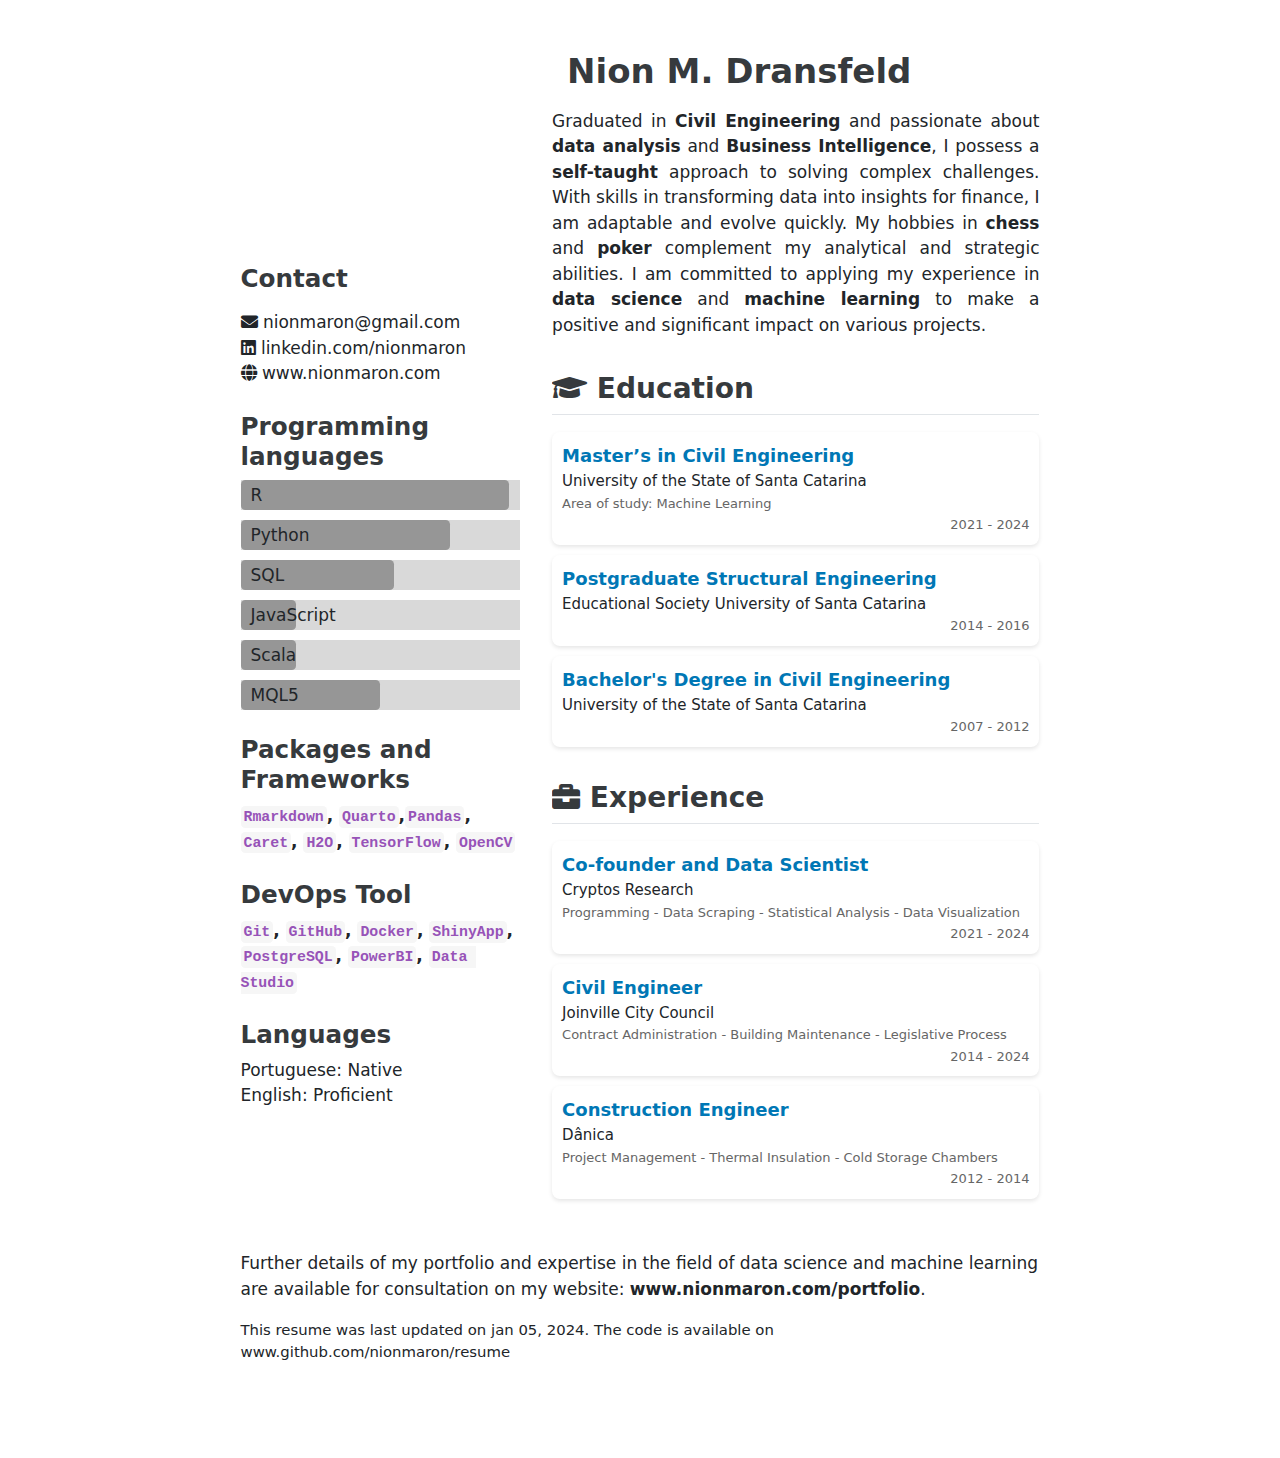
<file: index.html>
<!DOCTYPE html>
<html xmlns="http://www.w3.org/1999/xhtml" lang="en" xml:lang="en"><head>

<meta charset="utf-8">
<meta name="generator" content="quarto-1.3.353">

<meta name="viewport" content="width=device-width, initial-scale=1.0, user-scalable=yes">


<title>resume-data--scientist</title>
<style>
code{white-space: pre-wrap;}
span.smallcaps{font-variant: small-caps;}
div.columns{display: flex; gap: min(4vw, 1.5em);}
div.column{flex: auto; overflow-x: auto;}
div.hanging-indent{margin-left: 1.5em; text-indent: -1.5em;}
ul.task-list{list-style: none;}
ul.task-list li input[type="checkbox"] {
  width: 0.8em;
  margin: 0 0.8em 0.2em -1em; /* quarto-specific, see https://github.com/quarto-dev/quarto-cli/issues/4556 */ 
  vertical-align: middle;
}
</style>


<script src="Resume-Data -Scientist_files/libs/clipboard/clipboard.min.js"></script>
<script src="Resume-Data -Scientist_files/libs/quarto-html/quarto.js"></script>
<script src="Resume-Data -Scientist_files/libs/quarto-html/popper.min.js"></script>
<script src="Resume-Data -Scientist_files/libs/quarto-html/tippy.umd.min.js"></script>
<script src="Resume-Data -Scientist_files/libs/quarto-html/anchor.min.js"></script>
<link href="Resume-Data -Scientist_files/libs/quarto-html/tippy.css" rel="stylesheet">
<link href="Resume-Data -Scientist_files/libs/quarto-html/quarto-syntax-highlighting.css" rel="stylesheet" id="quarto-text-highlighting-styles">
<script src="Resume-Data -Scientist_files/libs/bootstrap/bootstrap.min.js"></script>
<link href="Resume-Data -Scientist_files/libs/bootstrap/bootstrap-icons.css" rel="stylesheet">
<link href="Resume-Data -Scientist_files/libs/bootstrap/bootstrap.min.css" rel="stylesheet" id="quarto-bootstrap" data-mode="light">


</head>

<body class="fullcontent">

<div id="quarto-content" class="page-columns page-rows-contents page-layout-article">

<main class="content" id="quarto-document-content">



<div class="columns">
<div class="column" style="width:35%;">
<style>
/* Style for the image */
.img-container {
  width: 200px; /* Initial width */
  overflow: hidden; /* Hide the overflow */
  opacity: 0; /* Start with the image invisible */
  transition: opacity 2s ease-in, transform 0.5s ease; /* Transition for fade-in and hover */
}

/* Fade-in effect when the page loads */
.img-container img {
  width: 100%; /* Make image fill the container */
  transition: transform 0.5s ease; /* Smooth transition for hover effect */
}

/* Hover effect */
.img-container:hover {
  transform: scale(1.1); /* Increase size to 110% when hovered */
}

/* Keyframes for fade-in animation */
@keyframes fadeIn {
    from { opacity: 0; }
    to { opacity: 1; }
}

/* Apply the animation to the image container */
.img-container {
    animation: fadeIn 2s ease-in forwards; /* Apply the fade-in effect on load */
}

</style>
<p><a href="https://nionmaron.com/"></a></p><a href="https://nionmaron.com/">
<div class="img-container">
<p><img src="images/profile.png" alt="Descriptive Alt Text"></p>
</div>
</a><p><a href="https://nionmaron.com/"></a></p>
<section id="contact" class="level3">
<h3 class="anchored" data-anchor-id="contact">Contact</h3>
<p><link rel="stylesheet" href="https://cdnjs.cloudflare.com/ajax/libs/font-awesome/5.15.4/css/all.min.css"></p>
<style>
.contact-item a {
  text-decoration: none;  /* Remove o sublinhado */
  color: inherit;         /* A cor do link será a mesma do texto circundante */
}
</style>
<div class="contact-item">
<p><i class="fas fa-envelope icon"></i> <a href="mailto:nionmaron@gmail.com">nionmaron@gmail.com</a> <br> <i class="fab fa-linkedin icon"></i> <a href="https://www.linkedin.com/in/nionmaron/" target="_blank">linkedin.com/nionmaron</a> <br> <i class="fas fa-globe icon"></i> <a href="http://www.nionmaron.com" target="_blank">www.nionmaron.com</a> <br></p>
</div>
</section>
<section id="skills" class="level3">
<h3 class="anchored" data-anchor-id="skills">Programming languages</h3>
<style>
/* Add some styling to the skill-bar */
.skill-bar {
  width: 100%; /* Full width of the container */
  background-color: #d9d9d9; /* Light grey background color of the bar */
  position: relative; /* Set position relative for absolute positioning inside */
  height: 30px; /* Fixed height for the bar */
  margin-bottom: 10px; /* Space between bars */
}

/* The actual bar */
.progress {
  background-color: #969696; /* Green color of the progressing bar */
  width: 0%; /* Start width at 0% to ensure left to right fill */
  height: 100%; /* Full height of its container */
  transition: width 2s ease; /* Smooth transition for the width */
  position: absolute; /* Position the bar */
}

/* Text to display over the bar */
.progress-text {
  position: absolute; /* Position the text over the bar */
  left: 10px; /* Small space from the left */
  line-height: 30px; /* Align vertically */
  /*font-weight: bold;  Make the text bold */
  z-index: 1; /* Bring text in front of the bar */
}
</style>
<!-- Skill Bars -->
<div class="skill-bar">
<div class="progress" data-width="96">

</div>
<div class="progress-text">
<p>R</p>
</div>
</div>
<div class="skill-bar">
<div class="progress" data-width="75">

</div>
<div class="progress-text">
<p>Python</p>
</div>
</div>
<div class="skill-bar">
<div class="progress" data-width="55">

</div>
<div class="progress-text">
<p>SQL</p>
</div>
</div>
<div class="skill-bar">
<div class="progress" data-width="20">

</div>
<div class="progress-text">
<p>JavaScript</p>
</div>
</div>
<div class="skill-bar">
<div class="progress" data-width="20">

</div>
<div class="progress-text">
<p>Scala</p>
</div>
</div>
<div class="skill-bar">
<div class="progress" data-width="50">

</div>
<div class="progress-text">
<p>MQL5</p>
</div>
</div>
<!-- Add more skill bars as needed -->
<script>
// Use JavaScript to animate the width of the progress bars
window.onload = function() {
  var elems = document.querySelectorAll('.progress');
  for(var i = 0; i < elems.length; i++) {
    // Retrieve the target width from the data attribute
    var targetWidth = elems[i].getAttribute('data-width') + '%';
    // Animate the width from 0% to the target width
    elems[i].style.width = targetWidth;
  }
}
</script>
</section>
<section id="packages-and-frameworks" class="level3">
<h3 class="anchored" data-anchor-id="packages-and-frameworks">Packages and Frameworks</h3>
<p><strong><code>Rmarkdown</code>, <code>Quarto</code>,<code>Pandas</code>, <code>Caret</code>, <code>H2O</code>, <code>TensorFlow</code>, <code>OpenCV</code></strong></p>
</section>
<section id="devops-tool" class="level3">
<h3 class="anchored" data-anchor-id="devops-tool">DevOps Tool</h3>
<p><strong><code>Git</code>, <code>GitHub</code>, <code>Docker</code>, <code>ShinyApp</code>, <code>PostgreSQL</code>, <code>PowerBI</code>, <code>Data Studio</code></strong></p>
</section>
<section id="languages" class="level3">
<h3 class="anchored" data-anchor-id="languages">Languages</h3>
<p>Portuguese: Native <br> English: Proficient</p>
</section>
</div><div class="column" style="width:4%;">

</div><div class="column" style="width:61%;">
<section id="nion-m.-dransfeld" class="level1">
<h1><span class="highlight"><strong>Nion M. Dransfeld</strong></span></h1>
<div style="text-align: justify">

<style>
.highlight {
  animation: fadeBackground 100s forwards; /* Animar por 5 segundos e manter o estado final */
  display: inline; /* Manter o comportamento de texto */
  padding: 5px 10px; /* 5px de espaço vertical e 10px de espaço horizontal */
  margin: 0 5px; /* Espaço adicional nas laterais para separar do resto do texto */
  border-radius: 5px; /* Borda arredondada com um raio de 5px */
}

@keyframes fadeBackground {
  from {background-color: transparent;}
  to {background-color: #b3daff;} /* Um tom de azul claro e moderno */
}

</style>

<p>Graduated in <strong>Civil Engineering</strong> and passionate about <strong>data analysis</strong> and <strong>Business Intelligence</strong>, I possess a <strong>self-taught</strong> approach to solving complex challenges. With skills in transforming data into insights for finance, I am adaptable and evolve quickly. My hobbies in <strong>chess</strong> and <strong>poker</strong> complement my analytical and strategic abilities. I am committed to applying my experience in <strong>data science</strong> and <strong>machine learning</strong> to make a positive and significant impact on various projects.</p>
</div>
<section id="education" class="level2">
<h2 class="anchored" data-anchor-id="education"><i class="fas fa-graduation-cap"></i> Education</h2>



<meta charset="UTF-8">
<meta name="viewport" content="width=device-width, initial-scale=1.0">
<title>Education Blocks</title>
<style>

  .education-block {
    background: transparent; /* Set the background to transparent */
    border-radius: 8px;
    box-shadow: 0 2px 4px rgba(0,0,0,0.1);
    margin-bottom: 10px; /* Further reduced margin */
    padding: 10px; /* Further reduced padding */
    display: flex;
    flex-direction: column;
    transition: background-color 0.3s; /* Smooth transition for hover effect */
  }

  .education-block:hover {
    background-color: #f9f9f9; /* Background color on hover */
    cursor: pointer; /* Change cursor to indicate clickable */
  }

  .title {
    font-size: 18px;
    font-weight: bold;
    color: #0077B5;
    margin-bottom: 1px; /* Further reduced margin */
  }

  .institution {
    font-size: 15px;
    margin-bottom: 1px; /* Further reduced margin */
    display: flex;
    align-items: center; /* Align the icon and text vertically */
  }

  .location {
    font-size: 13px;
    color: #666;
    display: flex;
    align-items: center; /* Align the icon and text vertically */
    margin-bottom: 2px; /* Further reduced margin */
  }

  .location-icon {
    font-size: 16px; /* Adjust size as needed */
    color: #0077B5; /* Or any other color you prefer */
    margin-right: 5px; /* Space between icon and text */
  }

  .period {
    font-size: 13px;
    color: #666;
    text-align: right;
    margin-top: auto; /* Keeps the period at the bottom */
  }

  @media screen and (max-width: 768px) {
    .education-block {
        padding: 8px; /* Even more reduced padding for small screens */
    }
  }
  .education-block-link {
  text-decoration: none; /* Remove o sublinhado dos links */
  color: inherit; /* Mantém a cor do texto igual ao resto do conteúdo */
  display: block; /* Faz o link se comportar como um bloco */
}

.education-block:hover {
  background-color: #f9f9f9; /* Cor de fundo no hover */
  /* Outras propriedades de estilo para hover */
}

/* Outros estilos permanecem inalterados */

  
</style>



<a href="https://www.udesc.br/international/colleges" target="_blank" rel="noopener noreferrer" class="education-block-link">
  <div class="education-block">
    <div class="title">Master’s in Civil Engineering</div>
    <div class="institution">
      University of the State of Santa Catarina
    </div>
    <div class="location">Area of study: Machine Learning</div>
    <div class="period">2021 - 2024</div>
  </div>
</a>

<a href="https://www.unisociesc.com.br/" target="_blank" rel="noopener noreferrer" class="education-block-link">
  <div class="education-block">
    <div class="title">Postgraduate Structural Engineering</div>
    <div class="institution">
      Educational Society University of Santa Catarina
    </div>
    <div class="period">2014 - 2016</div>
  </div>
</a>

<a href="https://www.udesc.br/international/colleges/graduate" target="_blank" rel="noopener noreferrer" class="education-block-link">
  <div class="education-block">
    <div class="title">Bachelor's Degree in Civil Engineering</div>
    <div class="institution">
      University of the State of Santa Catarina
    </div>
    <div class="period">2007 - 2012</div>
  </div>
</a>



</section>
<section id="experience" class="level2">
<h2 class="anchored" data-anchor-id="experience"><i class="fas fa-briefcase"></i> Experience</h2>

<a href="https://cryptosresearch.com/" target="_blank" rel="noopener noreferrer" class="education-block-link">
  <div class="education-block">
    <div class="title">Co-founder and Data Scientist</div>
    <div class="institution">
      Cryptos Research 
    </div>
     <div class="location">Programming - Data Scraping - Statistical Analysis - Data Visualization</div>
    <div class="period">2021 - 2024</div>
  </div>
</a>

<a href="https://camara.joinville.br/" target="_blank" rel="noopener noreferrer" class="education-block-link">
  <div class="education-block">
    <div class="title">Civil Engineer</div>
    <div class="institution">
      Joinville City Council
    </div>
     <div class="location">Contract Administration - Building Maintenance - Legislative Process </div>
    <div class="period">2014 - 2024</div>
  </div>
</a>
<a href="https://danica.com.br/en" target="_blank" rel="noopener noreferrer" class="education-block-link">
  <div class="education-block">
    <div class="title">Construction Engineer</div>
    <div class="institution">
      Dânica 
    </div>
     <div class="location">Project Management - Thermal Insulation - Cold Storage Chambers </div>
    <div class="period">2012 - 2014</div>
  </div>
</a>

</section>
</section>
</div>
</div>
<p><br></p>
<div class="contact-item">
<p>Further details of my portfolio and expertise in the field of data science and machine learning are available for consultation on my website: <a href="https://nionmaron.com/portfolio"><strong>www.nionmaron.com/portfolio</strong></a>.</p>
<p class="small">
This resume was last updated on jan 05, 2024. The code is available on <a href="https://github.com/nionmaron/resume">www.github.com/nionmaron/resume</a>
</p>
</div>

</main>
<!-- /main column -->
<script id="quarto-html-after-body" type="application/javascript">
window.document.addEventListener("DOMContentLoaded", function (event) {
  const toggleBodyColorMode = (bsSheetEl) => {
    const mode = bsSheetEl.getAttribute("data-mode");
    const bodyEl = window.document.querySelector("body");
    if (mode === "dark") {
      bodyEl.classList.add("quarto-dark");
      bodyEl.classList.remove("quarto-light");
    } else {
      bodyEl.classList.add("quarto-light");
      bodyEl.classList.remove("quarto-dark");
    }
  }
  const toggleBodyColorPrimary = () => {
    const bsSheetEl = window.document.querySelector("link#quarto-bootstrap");
    if (bsSheetEl) {
      toggleBodyColorMode(bsSheetEl);
    }
  }
  toggleBodyColorPrimary();  
  const icon = "";
  const anchorJS = new window.AnchorJS();
  anchorJS.options = {
    placement: 'right',
    icon: icon
  };
  anchorJS.add('.anchored');
  const isCodeAnnotation = (el) => {
    for (const clz of el.classList) {
      if (clz.startsWith('code-annotation-')) {                     
        return true;
      }
    }
    return false;
  }
  const clipboard = new window.ClipboardJS('.code-copy-button', {
    text: function(trigger) {
      const codeEl = trigger.previousElementSibling.cloneNode(true);
      for (const childEl of codeEl.children) {
        if (isCodeAnnotation(childEl)) {
          childEl.remove();
        }
      }
      return codeEl.innerText;
    }
  });
  clipboard.on('success', function(e) {
    // button target
    const button = e.trigger;
    // don't keep focus
    button.blur();
    // flash "checked"
    button.classList.add('code-copy-button-checked');
    var currentTitle = button.getAttribute("title");
    button.setAttribute("title", "Copied!");
    let tooltip;
    if (window.bootstrap) {
      button.setAttribute("data-bs-toggle", "tooltip");
      button.setAttribute("data-bs-placement", "left");
      button.setAttribute("data-bs-title", "Copied!");
      tooltip = new bootstrap.Tooltip(button, 
        { trigger: "manual", 
          customClass: "code-copy-button-tooltip",
          offset: [0, -8]});
      tooltip.show();    
    }
    setTimeout(function() {
      if (tooltip) {
        tooltip.hide();
        button.removeAttribute("data-bs-title");
        button.removeAttribute("data-bs-toggle");
        button.removeAttribute("data-bs-placement");
      }
      button.setAttribute("title", currentTitle);
      button.classList.remove('code-copy-button-checked');
    }, 1000);
    // clear code selection
    e.clearSelection();
  });
  function tippyHover(el, contentFn) {
    const config = {
      allowHTML: true,
      content: contentFn,
      maxWidth: 500,
      delay: 100,
      arrow: false,
      appendTo: function(el) {
          return el.parentElement;
      },
      interactive: true,
      interactiveBorder: 10,
      theme: 'quarto',
      placement: 'bottom-start'
    };
    window.tippy(el, config); 
  }
  const noterefs = window.document.querySelectorAll('a[role="doc-noteref"]');
  for (var i=0; i<noterefs.length; i++) {
    const ref = noterefs[i];
    tippyHover(ref, function() {
      // use id or data attribute instead here
      let href = ref.getAttribute('data-footnote-href') || ref.getAttribute('href');
      try { href = new URL(href).hash; } catch {}
      const id = href.replace(/^#\/?/, "");
      const note = window.document.getElementById(id);
      return note.innerHTML;
    });
  }
      let selectedAnnoteEl;
      const selectorForAnnotation = ( cell, annotation) => {
        let cellAttr = 'data-code-cell="' + cell + '"';
        let lineAttr = 'data-code-annotation="' +  annotation + '"';
        const selector = 'span[' + cellAttr + '][' + lineAttr + ']';
        return selector;
      }
      const selectCodeLines = (annoteEl) => {
        const doc = window.document;
        const targetCell = annoteEl.getAttribute("data-target-cell");
        const targetAnnotation = annoteEl.getAttribute("data-target-annotation");
        const annoteSpan = window.document.querySelector(selectorForAnnotation(targetCell, targetAnnotation));
        const lines = annoteSpan.getAttribute("data-code-lines").split(",");
        const lineIds = lines.map((line) => {
          return targetCell + "-" + line;
        })
        let top = null;
        let height = null;
        let parent = null;
        if (lineIds.length > 0) {
            //compute the position of the single el (top and bottom and make a div)
            const el = window.document.getElementById(lineIds[0]);
            top = el.offsetTop;
            height = el.offsetHeight;
            parent = el.parentElement.parentElement;
          if (lineIds.length > 1) {
            const lastEl = window.document.getElementById(lineIds[lineIds.length - 1]);
            const bottom = lastEl.offsetTop + lastEl.offsetHeight;
            height = bottom - top;
          }
          if (top !== null && height !== null && parent !== null) {
            // cook up a div (if necessary) and position it 
            let div = window.document.getElementById("code-annotation-line-highlight");
            if (div === null) {
              div = window.document.createElement("div");
              div.setAttribute("id", "code-annotation-line-highlight");
              div.style.position = 'absolute';
              parent.appendChild(div);
            }
            div.style.top = top - 2 + "px";
            div.style.height = height + 4 + "px";
            let gutterDiv = window.document.getElementById("code-annotation-line-highlight-gutter");
            if (gutterDiv === null) {
              gutterDiv = window.document.createElement("div");
              gutterDiv.setAttribute("id", "code-annotation-line-highlight-gutter");
              gutterDiv.style.position = 'absolute';
              const codeCell = window.document.getElementById(targetCell);
              const gutter = codeCell.querySelector('.code-annotation-gutter');
              gutter.appendChild(gutterDiv);
            }
            gutterDiv.style.top = top - 2 + "px";
            gutterDiv.style.height = height + 4 + "px";
          }
          selectedAnnoteEl = annoteEl;
        }
      };
      const unselectCodeLines = () => {
        const elementsIds = ["code-annotation-line-highlight", "code-annotation-line-highlight-gutter"];
        elementsIds.forEach((elId) => {
          const div = window.document.getElementById(elId);
          if (div) {
            div.remove();
          }
        });
        selectedAnnoteEl = undefined;
      };
      // Attach click handler to the DT
      const annoteDls = window.document.querySelectorAll('dt[data-target-cell]');
      for (const annoteDlNode of annoteDls) {
        annoteDlNode.addEventListener('click', (event) => {
          const clickedEl = event.target;
          if (clickedEl !== selectedAnnoteEl) {
            unselectCodeLines();
            const activeEl = window.document.querySelector('dt[data-target-cell].code-annotation-active');
            if (activeEl) {
              activeEl.classList.remove('code-annotation-active');
            }
            selectCodeLines(clickedEl);
            clickedEl.classList.add('code-annotation-active');
          } else {
            // Unselect the line
            unselectCodeLines();
            clickedEl.classList.remove('code-annotation-active');
          }
        });
      }
  const findCites = (el) => {
    const parentEl = el.parentElement;
    if (parentEl) {
      const cites = parentEl.dataset.cites;
      if (cites) {
        return {
          el,
          cites: cites.split(' ')
        };
      } else {
        return findCites(el.parentElement)
      }
    } else {
      return undefined;
    }
  };
  var bibliorefs = window.document.querySelectorAll('a[role="doc-biblioref"]');
  for (var i=0; i<bibliorefs.length; i++) {
    const ref = bibliorefs[i];
    const citeInfo = findCites(ref);
    if (citeInfo) {
      tippyHover(citeInfo.el, function() {
        var popup = window.document.createElement('div');
        citeInfo.cites.forEach(function(cite) {
          var citeDiv = window.document.createElement('div');
          citeDiv.classList.add('hanging-indent');
          citeDiv.classList.add('csl-entry');
          var biblioDiv = window.document.getElementById('ref-' + cite);
          if (biblioDiv) {
            citeDiv.innerHTML = biblioDiv.innerHTML;
          }
          popup.appendChild(citeDiv);
        });
        return popup.innerHTML;
      });
    }
  }
});
</script>
</div> <!-- /content -->



</body></html>
</file>
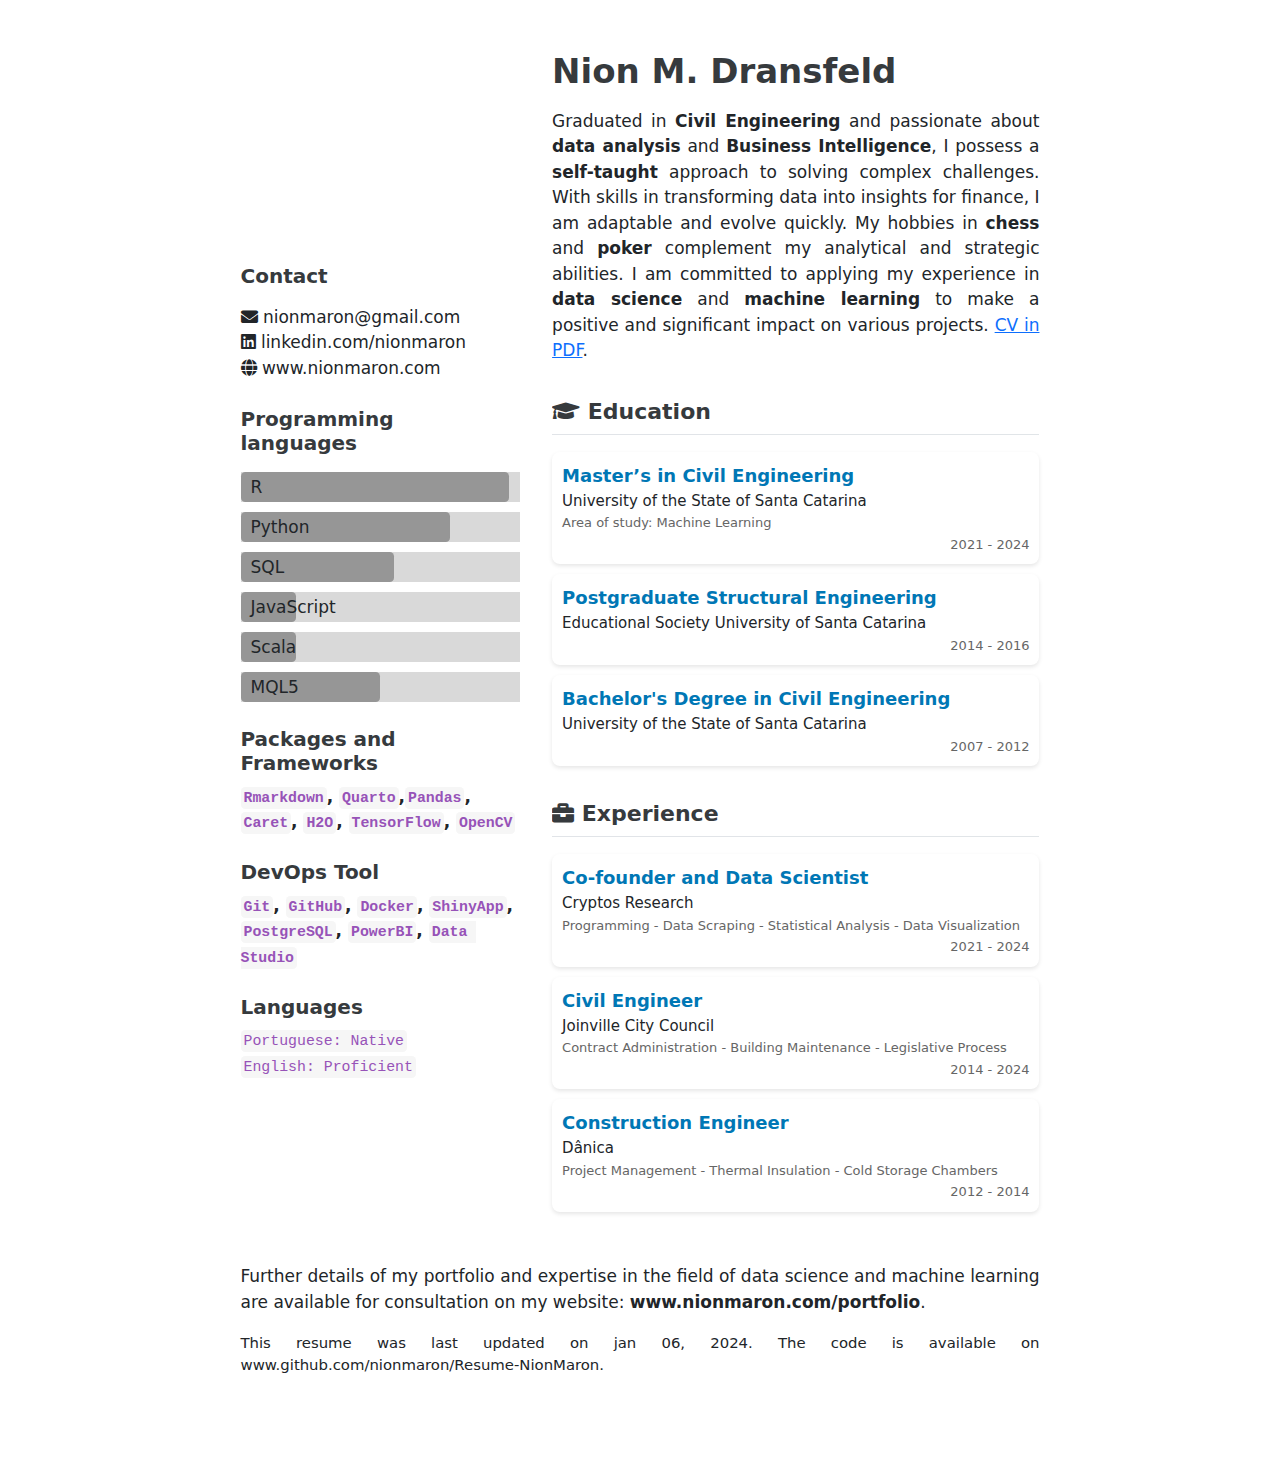
<file: Resume-Data -Scientist.html>
<!DOCTYPE html>
<html xmlns="http://www.w3.org/1999/xhtml" lang="en" xml:lang="en"><head>

<meta charset="utf-8">
<meta name="generator" content="quarto-1.3.353">

<meta name="viewport" content="width=device-width, initial-scale=1.0, user-scalable=yes">


<title>resume-data--scientist</title>
<style>
code{white-space: pre-wrap;}
span.smallcaps{font-variant: small-caps;}
div.columns{display: flex; gap: min(4vw, 1.5em);}
div.column{flex: auto; overflow-x: auto;}
div.hanging-indent{margin-left: 1.5em; text-indent: -1.5em;}
ul.task-list{list-style: none;}
ul.task-list li input[type="checkbox"] {
  width: 0.8em;
  margin: 0 0.8em 0.2em -1em; /* quarto-specific, see https://github.com/quarto-dev/quarto-cli/issues/4556 */ 
  vertical-align: middle;
}
</style>


<script src="Resume-Data -Scientist_files/libs/clipboard/clipboard.min.js"></script>
<script src="Resume-Data -Scientist_files/libs/quarto-html/quarto.js"></script>
<script src="Resume-Data -Scientist_files/libs/quarto-html/popper.min.js"></script>
<script src="Resume-Data -Scientist_files/libs/quarto-html/tippy.umd.min.js"></script>
<script src="Resume-Data -Scientist_files/libs/quarto-html/anchor.min.js"></script>
<link href="Resume-Data -Scientist_files/libs/quarto-html/tippy.css" rel="stylesheet">
<link href="Resume-Data -Scientist_files/libs/quarto-html/quarto-syntax-highlighting.css" rel="stylesheet" id="quarto-text-highlighting-styles">
<script src="Resume-Data -Scientist_files/libs/bootstrap/bootstrap.min.js"></script>
<link href="Resume-Data -Scientist_files/libs/bootstrap/bootstrap-icons.css" rel="stylesheet">
<link href="Resume-Data -Scientist_files/libs/bootstrap/bootstrap.min.css" rel="stylesheet" id="quarto-bootstrap" data-mode="light">


</head>

<body class="fullcontent">

<div id="quarto-content" class="page-columns page-rows-contents page-layout-article">

<main class="content" id="quarto-document-content">



<div class="columns">
<div class="column" style="width:35%;">
<style>
h2 {
  font-size: 22px; /* Diminui o tamanho da letra */
  font-weight: bold; /* Deixa o texto em negrito */
}

h3 {
  font-size: 20px; /* Diminui o tamanho da letra */
  font-weight: bold; /* Deixa o texto em negrito */
}

/* Style for the image */
.img-container {
  width: 200px; /* Initial width */
  overflow: hidden; /* Hide the overflow */
  opacity: 0; /* Start with the image invisible */
  transition: opacity 2s ease-in, transform 0.5s ease; /* Transition for fade-in and hover */
}

/* Fade-in effect when the page loads */
.img-container img {
  width: 100%; /* Make image fill the container */
  transition: transform 0.5s ease; /* Smooth transition for hover effect */
}

/* Hover effect */
.img-container:hover {
  transform: scale(1.1); /* Increase size to 110% when hovered */
}

/* Keyframes for fade-in animation */
@keyframes fadeIn {
    from { opacity: 0; }
    to { opacity: 1; }
}

/* Apply the animation to the image container */
.img-container {
    animation: fadeIn 2s ease-in forwards; /* Apply the fade-in effect on load */
}

</style>
<p><a href="https://nionmaron.com/"></a></p><a href="https://nionmaron.com/">
<div class="img-container">
<p><img src="images/profile.png" alt="Nion Maron"></p>
</div>
</a><p><a href="https://nionmaron.com/"></a></p>
<section id="contact" class="level3">
<h3 class="anchored" data-anchor-id="contact">Contact</h3>
<p><link rel="stylesheet" href="https://cdnjs.cloudflare.com/ajax/libs/font-awesome/5.15.4/css/all.min.css"></p>
<style>
.contact-item a {
  text-decoration: none;  /* Remove o sublinhado */
  color: inherit;         /* A cor do link será a mesma do texto circundante */
}
</style>
<div class="contact-item">
<p><i class="fas fa-envelope icon"></i> <a href="mailto:nionmaron@gmail.com">nionmaron@gmail.com</a> <br> <i class="fab fa-linkedin icon"></i> <a href="https://www.linkedin.com/in/nionmaron/" target="_blank">linkedin.com/nionmaron</a> <br> <i class="fas fa-globe icon"></i> <a href="http://www.nionmaron.com" target="_blank">www.nionmaron.com</a> <br></p>
</div>
</section>
<section id="skills" class="level3">
<h3 class="anchored" data-anchor-id="skills">Programming languages</h3>
<p><span class="visible-in-print"><strong><code>R</code></strong>, <strong><code>Python</code></strong>, <strong><code>SQL</code></strong>, <code>JavaScript</code>, <code>Scala</code>,<code>MQL5</code></span></p>
<style>
/* Add some styling to the skill-bar */
.skill-bar {
  width: 100%; /* Full width of the container */
  background-color: #d9d9d9; /* Light grey background color of the bar */
  position: relative; /* Set position relative for absolute positioning inside */
  height: 30px; /* Fixed height for the bar */
  margin-bottom: 10px; /* Space between bars */
}

/* The actual bar */
.progress {
  background-color: #969696; /* Green color of the progressing bar */
  width: 0%; /* Start width at 0% to ensure left to right fill */
  height: 100%; /* Full height of its container */
  transition: width 2s ease; /* Smooth transition for the width */
  position: absolute; /* Position the bar */
}

/* Text to display over the bar */
.progress-text {
  position: absolute; /* Position the text over the bar */
  left: 10px; /* Small space from the left */
  line-height: 30px; /* Align vertically */
  /*font-weight: bold;  Make the text bold */
  z-index: 1; /* Bring text in front of the bar */
}
</style>
<!-- Skill Bars -->
<div class="hide-in-print">
<div class="skill-bar">
<div class="progress" data-width="96">

</div>
<div class="progress-text">
<p>R</p>
</div>
</div>
<div class="skill-bar">
<div class="progress" data-width="75">

</div>
<div class="progress-text">
<p>Python</p>
</div>
</div>
<div class="skill-bar">
<div class="progress" data-width="55">

</div>
<div class="progress-text">
<p>SQL</p>
</div>
</div>
<div class="skill-bar">
<div class="progress" data-width="20">

</div>
<div class="progress-text">
<p>JavaScript</p>
</div>
</div>
<div class="skill-bar">
<div class="progress" data-width="20">

</div>
<div class="progress-text">
<p>Scala</p>
</div>
</div>
<div class="skill-bar">
<div class="progress" data-width="50">

</div>
<div class="progress-text">
<p>MQL5</p>
</div>
</div>
</div>
<!-- Add more skill bars as needed -->
<script>
// Use JavaScript to animate the width of the progress bars
window.onload = function() {
  var elems = document.querySelectorAll('.progress');
  for(var i = 0; i < elems.length; i++) {
    // Retrieve the target width from the data attribute
    var targetWidth = elems[i].getAttribute('data-width') + '%';
    // Animate the width from 0% to the target width
    elems[i].style.width = targetWidth;
  }
}
</script>
</section>
<section id="packages-and-frameworks" class="level3">
<h3 class="anchored" data-anchor-id="packages-and-frameworks">Packages and Frameworks</h3>
<p><strong><code>Rmarkdown</code>, <code>Quarto</code>,<code>Pandas</code>, <code>Caret</code>, <code>H2O</code>, <code>TensorFlow</code>, <code>OpenCV</code></strong></p>
</section>
<section id="devops-tool" class="level3">
<h3 class="anchored" data-anchor-id="devops-tool">DevOps Tool</h3>
<p><strong><code>Git</code>, <code>GitHub</code>, <code>Docker</code>, <code>ShinyApp</code>, <code>PostgreSQL</code>, <code>PowerBI</code>, <code>Data Studio</code></strong></p>
</section>
<section id="languages" class="level3">
<h3 class="anchored" data-anchor-id="languages">Languages</h3>
<p><code>Portuguese: Native</code> <br> <code>English: Proficient</code></p>
</section>
</div><div class="column" style="width:4%;">

</div><div class="column" style="width:61%;">
<section id="nion-m.-dransfeld" class="level1">
<h1><strong>Nion M. Dransfeld</strong></h1>
<div style="text-align: justify">

<style>
.highlight {
  animation: fadeBackground 100s forwards; /* Animar por 5 segundos e manter o estado final */
  display: inline; /* Manter o comportamento de texto */
  padding: 5px 10px; /* 5px de espaço vertical e 10px de espaço horizontal */
  margin: 0 5px; /* Espaço adicional nas laterais para separar do resto do texto */
  border-radius: 5px; /* Borda arredondada com um raio de 5px */
}

@keyframes fadeBackground {
  from {background-color: transparent;}
  to {background-color: #b3daff;} /* Um tom de azul claro e moderno */
}
.print-only {
    display: none; /* Esconde elementos específicos para impressão */
  }
  
  
.visible-in-print {
  display: none; /* Esconde o texto na tela */
}

/* Estilos específicos para impressão */
@media print {
  .visible-in-print {
    display: block; /* Mostra o texto na impressão */
  }
  

  .hide-in-print {
    display: none; /* Esconde elementos específicos para impressão */
  }
}

</style>

<p>Graduated in <strong>Civil Engineering</strong> and passionate about <strong>data analysis</strong> and <strong>Business Intelligence</strong>, I possess a <strong>self-taught</strong> approach to solving complex challenges. With skills in transforming data into insights for finance, I am adaptable and evolve quickly. My hobbies in <strong>chess</strong> and <strong>poker</strong> complement my analytical and strategic abilities. I am committed to applying my experience in <strong>data science</strong> and <strong>machine learning</strong> to make a positive and significant impact on various projects. <span class="hide-in-print"><a href="documents/NionMaron-Resume.pdf">CV in PDF</a>.</span></p>
</div>
<section id="education" class="level2">
<h2 class="anchored" data-anchor-id="education"><i class="fas fa-graduation-cap"></i> Education</h2>



<meta charset="UTF-8">
<meta name="viewport" content="width=device-width, initial-scale=1.0">
<title>Education Blocks</title>
<style>

  .education-block {
    background: transparent; /* Set the background to transparent */
    border-radius: 8px;
    box-shadow: 0 2px 4px rgba(0,0,0,0.1);
    margin-bottom: 10px; /* Further reduced margin */
    padding: 10px; /* Further reduced padding */
    display: flex;
    flex-direction: column;
    transition: background-color 0.3s; /* Smooth transition for hover effect */
  }

  .education-block:hover {
    background-color: #f9f9f9; /* Background color on hover */
    cursor: pointer; /* Change cursor to indicate clickable */
  }

  .title {
    font-size: 18px;
    font-weight: bold;
    color: #0077B5;
    margin-bottom: 1px; /* Further reduced margin */
  }

  .institution {
    font-size: 15px;
    margin-bottom: 1px; /* Further reduced margin */
    display: flex;
    align-items: center; /* Align the icon and text vertically */
  }

  .location {
    font-size: 13px;
    color: #666;
    display: flex;
    align-items: center; /* Align the icon and text vertically */
    margin-bottom: 2px; /* Further reduced margin */
  }

  .location-icon {
    font-size: 16px; /* Adjust size as needed */
    color: #0077B5; /* Or any other color you prefer */
    margin-right: 5px; /* Space between icon and text */
  }

  .period {
    font-size: 13px;
    color: #666;
    text-align: right;
    margin-top: auto; /* Keeps the period at the bottom */
  }

  @media screen and (max-width: 768px) {
    .education-block {
        padding: 8px; /* Even more reduced padding for small screens */
    }
  }
  .education-block-link {
  text-decoration: none; /* Remove o sublinhado dos links */
  color: inherit; /* Mantém a cor do texto igual ao resto do conteúdo */
  display: block; /* Faz o link se comportar como um bloco */
}

.education-block:hover {
  background-color: #f9f9f9; /* Cor de fundo no hover */
  /* Outras propriedades de estilo para hover */
}

/* Outros estilos permanecem inalterados */

  
</style>



<a href="https://www.udesc.br/international/colleges" target="_blank" rel="noopener noreferrer" class="education-block-link">
  <div class="education-block">
    <div class="title">Master’s in Civil Engineering</div>
    <div class="institution">
      University of the State of Santa Catarina
    </div>
    <div class="location">Area of study: Machine Learning</div>
    <div class="period">2021 - 2024</div>
  </div>
</a>

<a href="https://www.unisociesc.com.br/" target="_blank" rel="noopener noreferrer" class="education-block-link">
  <div class="education-block">
    <div class="title">Postgraduate Structural Engineering</div>
    <div class="institution">
      Educational Society University of Santa Catarina
    </div>
    <div class="period">2014 - 2016</div>
  </div>
</a>

<a href="https://www.udesc.br/international/colleges/graduate" target="_blank" rel="noopener noreferrer" class="education-block-link">
  <div class="education-block">
    <div class="title">Bachelor's Degree in Civil Engineering</div>
    <div class="institution">
      University of the State of Santa Catarina
    </div>
    <div class="period">2007 - 2012</div>
  </div>
</a>



</section>
<section id="experience" class="level2">
<h2 class="anchored" data-anchor-id="experience"><i class="fas fa-briefcase"></i> Experience</h2>

<a href="https://cryptosresearch.com/" target="_blank" rel="noopener noreferrer" class="education-block-link">
  <div class="education-block">
    <div class="title">Co-founder and Data Scientist</div>
    <div class="institution">
      Cryptos Research 
    </div>
     <div class="location">Programming - Data Scraping - Statistical Analysis - Data Visualization</div>
    <div class="period">2021 - 2024</div>
  </div>
</a>

<a href="https://camara.joinville.br/" target="_blank" rel="noopener noreferrer" class="education-block-link">
  <div class="education-block">
    <div class="title">Civil Engineer</div>
    <div class="institution">
      Joinville City Council
    </div>
     <div class="location">Contract Administration - Building Maintenance - Legislative Process </div>
    <div class="period">2014 - 2024</div>
  </div>
</a>
<a href="https://danica.com.br/en" target="_blank" rel="noopener noreferrer" class="education-block-link">
  <div class="education-block">
    <div class="title">Construction Engineer</div>
    <div class="institution">
      Dânica 
    </div>
     <div class="location">Project Management - Thermal Insulation - Cold Storage Chambers </div>
    <div class="period">2012 - 2014</div>
  </div>
</a>
</section>
</section>
</div>
</div>
<p><br></p>
<div style="text-align: justify">
<div class="contact-item">
<p>Further details of my portfolio and expertise in the field of data science and machine learning are available for consultation on my website: <a href="https://nionmaron.com/portfolio"><strong>www.nionmaron.com/portfolio</strong></a>.</p>
<p class="small">
This resume was last updated on jan 06, 2024. The code is available on <a href="https://github.com/nionmaron/Resume-NionMaron">www.github.com/nionmaron/Resume-NionMaron</a>. <span class="visible-in-print">Visit the website <a href="https://nionmaron.com/CV">https://nionmaron.com/CV</a> to view the online version of the CV.</span>
</p>
</div>
</div>

</main>
<!-- /main column -->
<script id="quarto-html-after-body" type="application/javascript">
window.document.addEventListener("DOMContentLoaded", function (event) {
  const toggleBodyColorMode = (bsSheetEl) => {
    const mode = bsSheetEl.getAttribute("data-mode");
    const bodyEl = window.document.querySelector("body");
    if (mode === "dark") {
      bodyEl.classList.add("quarto-dark");
      bodyEl.classList.remove("quarto-light");
    } else {
      bodyEl.classList.add("quarto-light");
      bodyEl.classList.remove("quarto-dark");
    }
  }
  const toggleBodyColorPrimary = () => {
    const bsSheetEl = window.document.querySelector("link#quarto-bootstrap");
    if (bsSheetEl) {
      toggleBodyColorMode(bsSheetEl);
    }
  }
  toggleBodyColorPrimary();  
  const icon = "";
  const anchorJS = new window.AnchorJS();
  anchorJS.options = {
    placement: 'right',
    icon: icon
  };
  anchorJS.add('.anchored');
  const isCodeAnnotation = (el) => {
    for (const clz of el.classList) {
      if (clz.startsWith('code-annotation-')) {                     
        return true;
      }
    }
    return false;
  }
  const clipboard = new window.ClipboardJS('.code-copy-button', {
    text: function(trigger) {
      const codeEl = trigger.previousElementSibling.cloneNode(true);
      for (const childEl of codeEl.children) {
        if (isCodeAnnotation(childEl)) {
          childEl.remove();
        }
      }
      return codeEl.innerText;
    }
  });
  clipboard.on('success', function(e) {
    // button target
    const button = e.trigger;
    // don't keep focus
    button.blur();
    // flash "checked"
    button.classList.add('code-copy-button-checked');
    var currentTitle = button.getAttribute("title");
    button.setAttribute("title", "Copied!");
    let tooltip;
    if (window.bootstrap) {
      button.setAttribute("data-bs-toggle", "tooltip");
      button.setAttribute("data-bs-placement", "left");
      button.setAttribute("data-bs-title", "Copied!");
      tooltip = new bootstrap.Tooltip(button, 
        { trigger: "manual", 
          customClass: "code-copy-button-tooltip",
          offset: [0, -8]});
      tooltip.show();    
    }
    setTimeout(function() {
      if (tooltip) {
        tooltip.hide();
        button.removeAttribute("data-bs-title");
        button.removeAttribute("data-bs-toggle");
        button.removeAttribute("data-bs-placement");
      }
      button.setAttribute("title", currentTitle);
      button.classList.remove('code-copy-button-checked');
    }, 1000);
    // clear code selection
    e.clearSelection();
  });
  function tippyHover(el, contentFn) {
    const config = {
      allowHTML: true,
      content: contentFn,
      maxWidth: 500,
      delay: 100,
      arrow: false,
      appendTo: function(el) {
          return el.parentElement;
      },
      interactive: true,
      interactiveBorder: 10,
      theme: 'quarto',
      placement: 'bottom-start'
    };
    window.tippy(el, config); 
  }
  const noterefs = window.document.querySelectorAll('a[role="doc-noteref"]');
  for (var i=0; i<noterefs.length; i++) {
    const ref = noterefs[i];
    tippyHover(ref, function() {
      // use id or data attribute instead here
      let href = ref.getAttribute('data-footnote-href') || ref.getAttribute('href');
      try { href = new URL(href).hash; } catch {}
      const id = href.replace(/^#\/?/, "");
      const note = window.document.getElementById(id);
      return note.innerHTML;
    });
  }
      let selectedAnnoteEl;
      const selectorForAnnotation = ( cell, annotation) => {
        let cellAttr = 'data-code-cell="' + cell + '"';
        let lineAttr = 'data-code-annotation="' +  annotation + '"';
        const selector = 'span[' + cellAttr + '][' + lineAttr + ']';
        return selector;
      }
      const selectCodeLines = (annoteEl) => {
        const doc = window.document;
        const targetCell = annoteEl.getAttribute("data-target-cell");
        const targetAnnotation = annoteEl.getAttribute("data-target-annotation");
        const annoteSpan = window.document.querySelector(selectorForAnnotation(targetCell, targetAnnotation));
        const lines = annoteSpan.getAttribute("data-code-lines").split(",");
        const lineIds = lines.map((line) => {
          return targetCell + "-" + line;
        })
        let top = null;
        let height = null;
        let parent = null;
        if (lineIds.length > 0) {
            //compute the position of the single el (top and bottom and make a div)
            const el = window.document.getElementById(lineIds[0]);
            top = el.offsetTop;
            height = el.offsetHeight;
            parent = el.parentElement.parentElement;
          if (lineIds.length > 1) {
            const lastEl = window.document.getElementById(lineIds[lineIds.length - 1]);
            const bottom = lastEl.offsetTop + lastEl.offsetHeight;
            height = bottom - top;
          }
          if (top !== null && height !== null && parent !== null) {
            // cook up a div (if necessary) and position it 
            let div = window.document.getElementById("code-annotation-line-highlight");
            if (div === null) {
              div = window.document.createElement("div");
              div.setAttribute("id", "code-annotation-line-highlight");
              div.style.position = 'absolute';
              parent.appendChild(div);
            }
            div.style.top = top - 2 + "px";
            div.style.height = height + 4 + "px";
            let gutterDiv = window.document.getElementById("code-annotation-line-highlight-gutter");
            if (gutterDiv === null) {
              gutterDiv = window.document.createElement("div");
              gutterDiv.setAttribute("id", "code-annotation-line-highlight-gutter");
              gutterDiv.style.position = 'absolute';
              const codeCell = window.document.getElementById(targetCell);
              const gutter = codeCell.querySelector('.code-annotation-gutter');
              gutter.appendChild(gutterDiv);
            }
            gutterDiv.style.top = top - 2 + "px";
            gutterDiv.style.height = height + 4 + "px";
          }
          selectedAnnoteEl = annoteEl;
        }
      };
      const unselectCodeLines = () => {
        const elementsIds = ["code-annotation-line-highlight", "code-annotation-line-highlight-gutter"];
        elementsIds.forEach((elId) => {
          const div = window.document.getElementById(elId);
          if (div) {
            div.remove();
          }
        });
        selectedAnnoteEl = undefined;
      };
      // Attach click handler to the DT
      const annoteDls = window.document.querySelectorAll('dt[data-target-cell]');
      for (const annoteDlNode of annoteDls) {
        annoteDlNode.addEventListener('click', (event) => {
          const clickedEl = event.target;
          if (clickedEl !== selectedAnnoteEl) {
            unselectCodeLines();
            const activeEl = window.document.querySelector('dt[data-target-cell].code-annotation-active');
            if (activeEl) {
              activeEl.classList.remove('code-annotation-active');
            }
            selectCodeLines(clickedEl);
            clickedEl.classList.add('code-annotation-active');
          } else {
            // Unselect the line
            unselectCodeLines();
            clickedEl.classList.remove('code-annotation-active');
          }
        });
      }
  const findCites = (el) => {
    const parentEl = el.parentElement;
    if (parentEl) {
      const cites = parentEl.dataset.cites;
      if (cites) {
        return {
          el,
          cites: cites.split(' ')
        };
      } else {
        return findCites(el.parentElement)
      }
    } else {
      return undefined;
    }
  };
  var bibliorefs = window.document.querySelectorAll('a[role="doc-biblioref"]');
  for (var i=0; i<bibliorefs.length; i++) {
    const ref = bibliorefs[i];
    const citeInfo = findCites(ref);
    if (citeInfo) {
      tippyHover(citeInfo.el, function() {
        var popup = window.document.createElement('div');
        citeInfo.cites.forEach(function(cite) {
          var citeDiv = window.document.createElement('div');
          citeDiv.classList.add('hanging-indent');
          citeDiv.classList.add('csl-entry');
          var biblioDiv = window.document.getElementById('ref-' + cite);
          if (biblioDiv) {
            citeDiv.innerHTML = biblioDiv.innerHTML;
          }
          popup.appendChild(citeDiv);
        });
        return popup.innerHTML;
      });
    }
  }
});
</script>
</div> <!-- /content -->



</body></html>
</file>
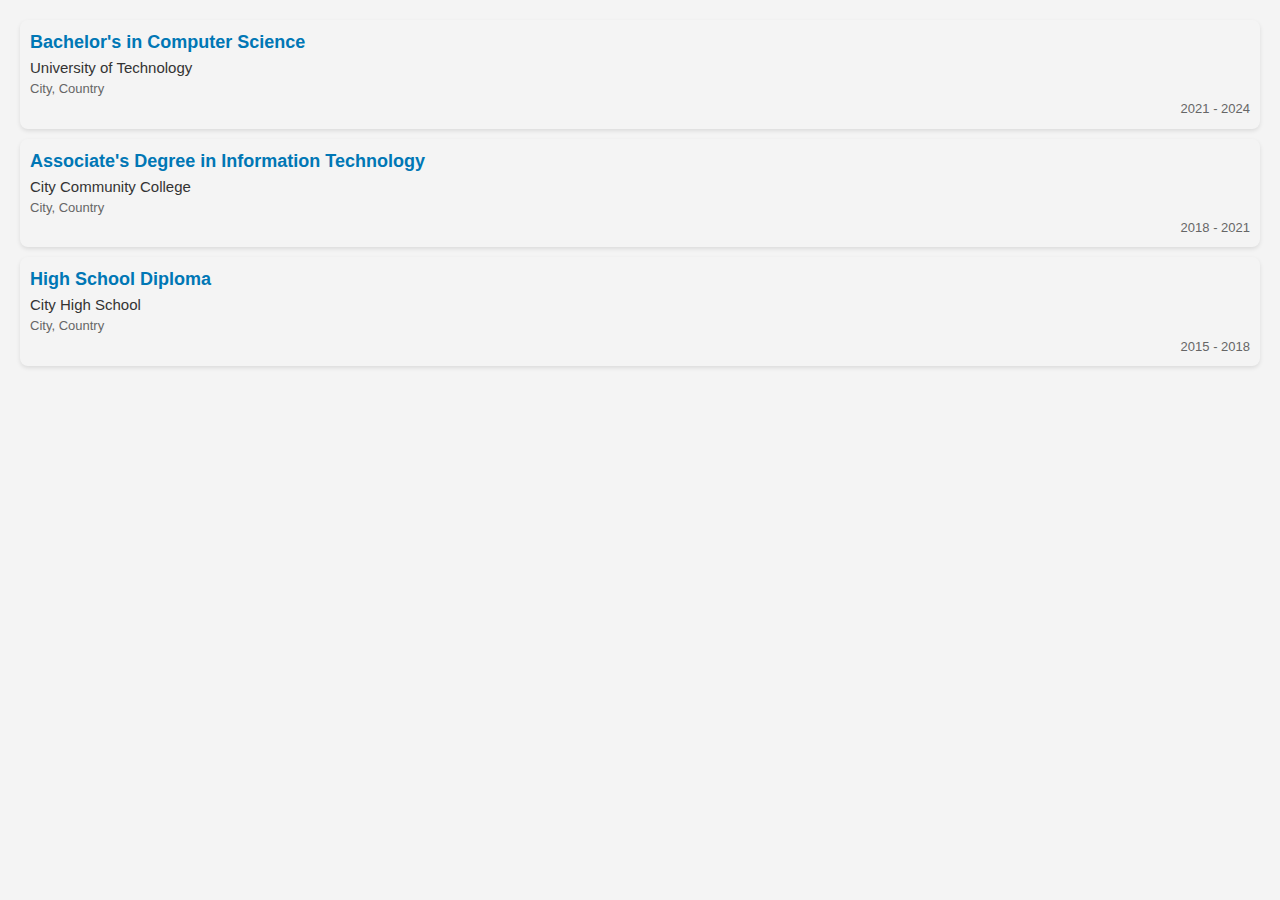
<file: html-templates/Template 01.html>
<!DOCTYPE html>
<html lang="en">
<head>
<meta charset="UTF-8">
<meta name="viewport" content="width=device-width, initial-scale=1.0">
<title>Education Blocks</title>
<style>
  body {
    font-family: 'Segoe UI', Tahoma, Geneva, Verdana, sans-serif;
    background-color: #f4f4f4;
    color: #333;
    line-height: 1.4;
    margin: 0;
    padding: 20px;
  }

  .education-block {
    background: transparent; /* Set the background to transparent */
    border-radius: 8px;
    box-shadow: 0 2px 4px rgba(0,0,0,0.1);
    margin-bottom: 10px; /* Further reduced margin */
    padding: 10px; /* Further reduced padding */
    display: flex;
    flex-direction: column;
    transition: background-color 0.3s; /* Smooth transition for hover effect */
  }

  .education-block:hover {
    background-color: #f9f9f9; /* Background color on hover */
    cursor: pointer; /* Change cursor to indicate clickable */
  }

  .title {
    font-size: 18px;
    font-weight: bold;
    color: #0077B5;
    margin-bottom: 2px; /* Further reduced margin */
  }

  .institution {
    font-size: 15px;
    margin-bottom: 2px; /* Further reduced margin */
    display: flex;
    align-items: center; /* Align the icon and text vertically */
  }

  .location {
    font-size: 13px;
    color: #666;
    display: flex;
    align-items: center; /* Align the icon and text vertically */
    margin-bottom: 2px; /* Further reduced margin */
  }

  .location-icon {
    font-size: 16px; /* Adjust size as needed */
    color: #0077B5; /* Or any other color you prefer */
    margin-right: 5px; /* Space between icon and text */
  }

  .period {
    font-size: 13px;
    color: #666;
    text-align: right;
    margin-top: auto; /* Keeps the period at the bottom */
  }

  @media screen and (max-width: 768px) {
    .education-block {
        padding: 8px; /* Even more reduced padding for small screens */
    }
  }
</style>
</head>
<body>

<div class="education-block">
  <div class="title">Bachelor's in Computer Science</div>
  <div class="institution">
    </span> <!-- Location Pin Icon -->
    University of Technology
  </div>
  <div class="location">City, Country</div>
  <div class="period">2021 - 2024</div>
</div>

<div class="education-block">
  <div class="title">Associate's Degree in Information Technology</div>
  <div class="institution">
    </span> <!-- Location Pin Icon -->
    City Community College
  </div>
  <div class="location">City, Country</div>
  <div class="period">2018 - 2021</div>
</div>

<div class="education-block">
  <div class="title">High School Diploma</div>
  <div class="institution">
    </span> <!-- Location Pin Icon -->
    City High School
  </div>
  <div class="location">City, Country</div>
  <div class="period">2015 - 2018</div>
</div>

</body>
</html>
</file>
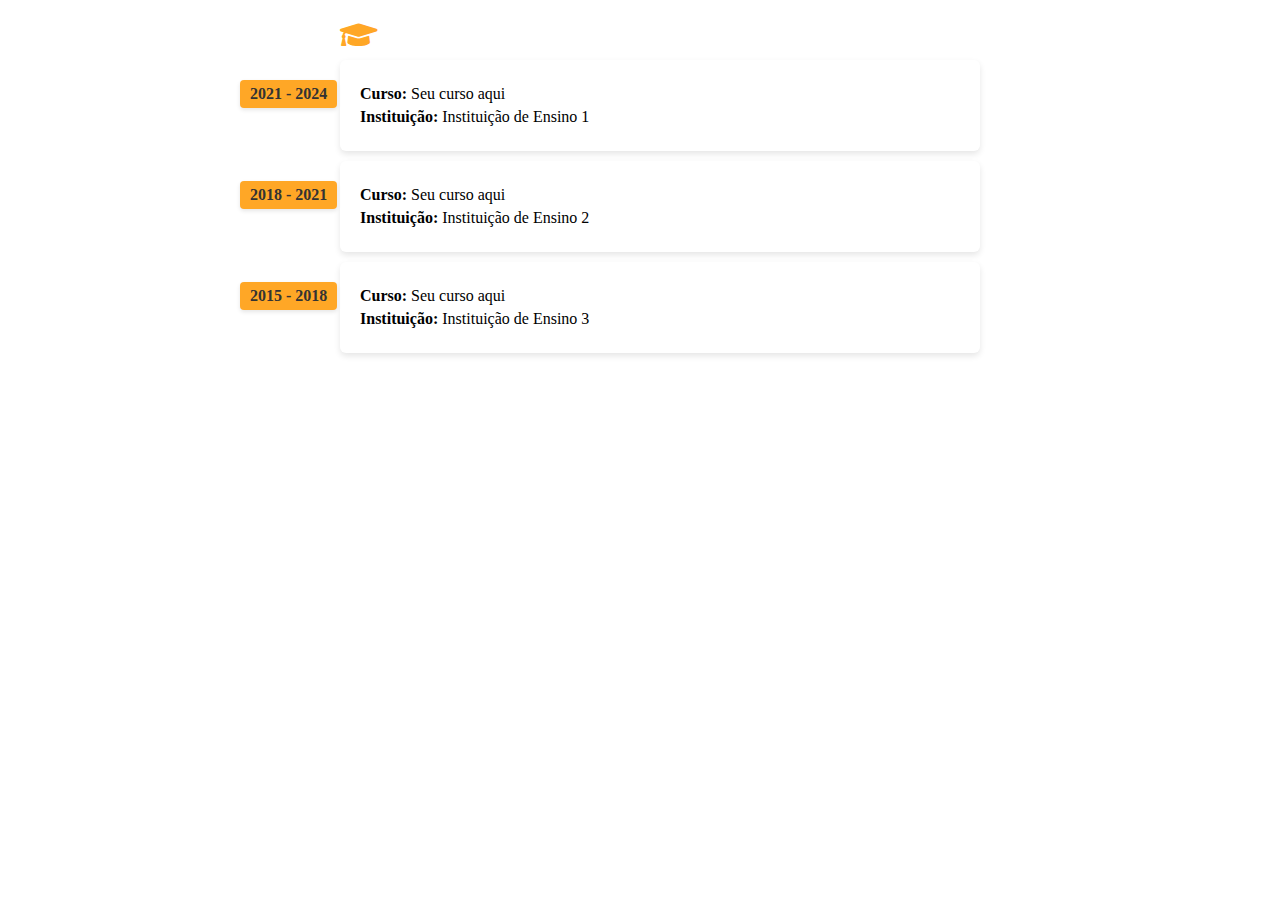
<file: html-templates/Template 02.html>
<!DOCTYPE html>
<html>
<head>
<style>
  .timeline {
    max-width: 600px;
    margin: 20px auto;
  }

  .container {
    padding: 20px;
    position: relative;
    background-color: white;
    width: 100%;
    border-radius: 6px;
    box-shadow: 0 3px 6px rgba(0,0,0,0.1);
    margin-bottom: 10px; /* Space between entries */
  }

  .year {
    position: absolute;
    top: 20px;
    left: -100px; /* Adjust based on your layout */
    color: #333;
    font-weight: bold;
    background-color: #FFA726; /* Match circle color or choose another */
    padding: 5px 10px;
    border-radius: 4px;
    box-shadow: 0 2px 4px rgba(0,0,0,0.1);
  }

  .content p {
    margin: 5px 0;
  }

  .icon-edu {
    font-size: 30px;
    color: #FFA726;
    margin-bottom: 10px; /* Space between icon and first container */
  }
</style>
<link rel="stylesheet" href="https://cdnjs.cloudflare.com/ajax/libs/font-awesome/5.15.4/css/all.min.css">
</head>
<body>

<div class="timeline">
  <i class="fas fa-graduation-cap icon-edu"></i> <!-- Ícone de Educação -->
  
  <div class="container">
    <div class="year">2021 - 2024</div>
    <div class="content">
      <p><b>Curso:</b> Seu curso aqui</p>
      <p><b>Instituição:</b> Instituição de Ensino 1</p>
    </div>
  </div>

  <div class="container">
    <div class="year">2018 
      - 2021</div>
    <div class="content">
      <p><b>Curso:</b> Seu curso aqui</p>
      <p><b>Instituição:</b> Instituição de Ensino 2</p>
    </div>
  </div>

  <div class="container">
    <div class="year">2015 - 2018</div>
    <div class="content">
      <p><b>Curso:</b> Seu curso aqui</p>
      <p><b>Instituição:</b> Instituição de Ensino 3</p>
    </div>
  </div>
</div>

</body>
</html>
</file>
<file: Resume-Data -Scientist_files/libs/quarto-html/tippy.css>
.tippy-box[data-animation=fade][data-state=hidden]{opacity:0}[data-tippy-root]{max-width:calc(100vw - 10px)}.tippy-box{position:relative;background-color:#333;color:#fff;border-radius:4px;font-size:14px;line-height:1.4;white-space:normal;outline:0;transition-property:transform,visibility,opacity}.tippy-box[data-placement^=top]>.tippy-arrow{bottom:0}.tippy-box[data-placement^=top]>.tippy-arrow:before{bottom:-7px;left:0;border-width:8px 8px 0;border-top-color:initial;transform-origin:center top}.tippy-box[data-placement^=bottom]>.tippy-arrow{top:0}.tippy-box[data-placement^=bottom]>.tippy-arrow:before{top:-7px;left:0;border-width:0 8px 8px;border-bottom-color:initial;transform-origin:center bottom}.tippy-box[data-placement^=left]>.tippy-arrow{right:0}.tippy-box[data-placement^=left]>.tippy-arrow:before{border-width:8px 0 8px 8px;border-left-color:initial;right:-7px;transform-origin:center left}.tippy-box[data-placement^=right]>.tippy-arrow{left:0}.tippy-box[data-placement^=right]>.tippy-arrow:before{left:-7px;border-width:8px 8px 8px 0;border-right-color:initial;transform-origin:center right}.tippy-box[data-inertia][data-state=visible]{transition-timing-function:cubic-bezier(.54,1.5,.38,1.11)}.tippy-arrow{width:16px;height:16px;color:#333}.tippy-arrow:before{content:"";position:absolute;border-color:transparent;border-style:solid}.tippy-content{position:relative;padding:5px 9px;z-index:1}
</file>
<file: Resume-Data -Scientist_files/libs/quarto-html/quarto-syntax-highlighting.css>
/* quarto syntax highlight colors */
:root {
  --quarto-hl-ot-color: #003B4F;
  --quarto-hl-at-color: #657422;
  --quarto-hl-ss-color: #20794D;
  --quarto-hl-an-color: #5E5E5E;
  --quarto-hl-fu-color: #4758AB;
  --quarto-hl-st-color: #20794D;
  --quarto-hl-cf-color: #003B4F;
  --quarto-hl-op-color: #5E5E5E;
  --quarto-hl-er-color: #AD0000;
  --quarto-hl-bn-color: #AD0000;
  --quarto-hl-al-color: #AD0000;
  --quarto-hl-va-color: #111111;
  --quarto-hl-bu-color: inherit;
  --quarto-hl-ex-color: inherit;
  --quarto-hl-pp-color: #AD0000;
  --quarto-hl-in-color: #5E5E5E;
  --quarto-hl-vs-color: #20794D;
  --quarto-hl-wa-color: #5E5E5E;
  --quarto-hl-do-color: #5E5E5E;
  --quarto-hl-im-color: #00769E;
  --quarto-hl-ch-color: #20794D;
  --quarto-hl-dt-color: #AD0000;
  --quarto-hl-fl-color: #AD0000;
  --quarto-hl-co-color: #5E5E5E;
  --quarto-hl-cv-color: #5E5E5E;
  --quarto-hl-cn-color: #8f5902;
  --quarto-hl-sc-color: #5E5E5E;
  --quarto-hl-dv-color: #AD0000;
  --quarto-hl-kw-color: #003B4F;
}

/* other quarto variables */
:root {
  --quarto-font-monospace: SFMono-Regular, Menlo, Monaco, Consolas, "Liberation Mono", "Courier New", monospace;
}

pre > code.sourceCode > span {
  color: #003B4F;
}

code span {
  color: #003B4F;
}

code.sourceCode > span {
  color: #003B4F;
}

div.sourceCode,
div.sourceCode pre.sourceCode {
  color: #003B4F;
}

code span.ot {
  color: #003B4F;
  font-style: inherit;
}

code span.at {
  color: #657422;
  font-style: inherit;
}

code span.ss {
  color: #20794D;
  font-style: inherit;
}

code span.an {
  color: #5E5E5E;
  font-style: inherit;
}

code span.fu {
  color: #4758AB;
  font-style: inherit;
}

code span.st {
  color: #20794D;
  font-style: inherit;
}

code span.cf {
  color: #003B4F;
  font-style: inherit;
}

code span.op {
  color: #5E5E5E;
  font-style: inherit;
}

code span.er {
  color: #AD0000;
  font-style: inherit;
}

code span.bn {
  color: #AD0000;
  font-style: inherit;
}

code span.al {
  color: #AD0000;
  font-style: inherit;
}

code span.va {
  color: #111111;
  font-style: inherit;
}

code span.bu {
  font-style: inherit;
}

code span.ex {
  font-style: inherit;
}

code span.pp {
  color: #AD0000;
  font-style: inherit;
}

code span.in {
  color: #5E5E5E;
  font-style: inherit;
}

code span.vs {
  color: #20794D;
  font-style: inherit;
}

code span.wa {
  color: #5E5E5E;
  font-style: italic;
}

code span.do {
  color: #5E5E5E;
  font-style: italic;
}

code span.im {
  color: #00769E;
  font-style: inherit;
}

code span.ch {
  color: #20794D;
  font-style: inherit;
}

code span.dt {
  color: #AD0000;
  font-style: inherit;
}

code span.fl {
  color: #AD0000;
  font-style: inherit;
}

code span.co {
  color: #5E5E5E;
  font-style: inherit;
}

code span.cv {
  color: #5E5E5E;
  font-style: italic;
}

code span.cn {
  color: #8f5902;
  font-style: inherit;
}

code span.sc {
  color: #5E5E5E;
  font-style: inherit;
}

code span.dv {
  color: #AD0000;
  font-style: inherit;
}

code span.kw {
  color: #003B4F;
  font-style: inherit;
}

.prevent-inlining {
  content: "</";
}

/*# sourceMappingURL=debc5d5d77c3f9108843748ff7464032.css.map */
</file>
